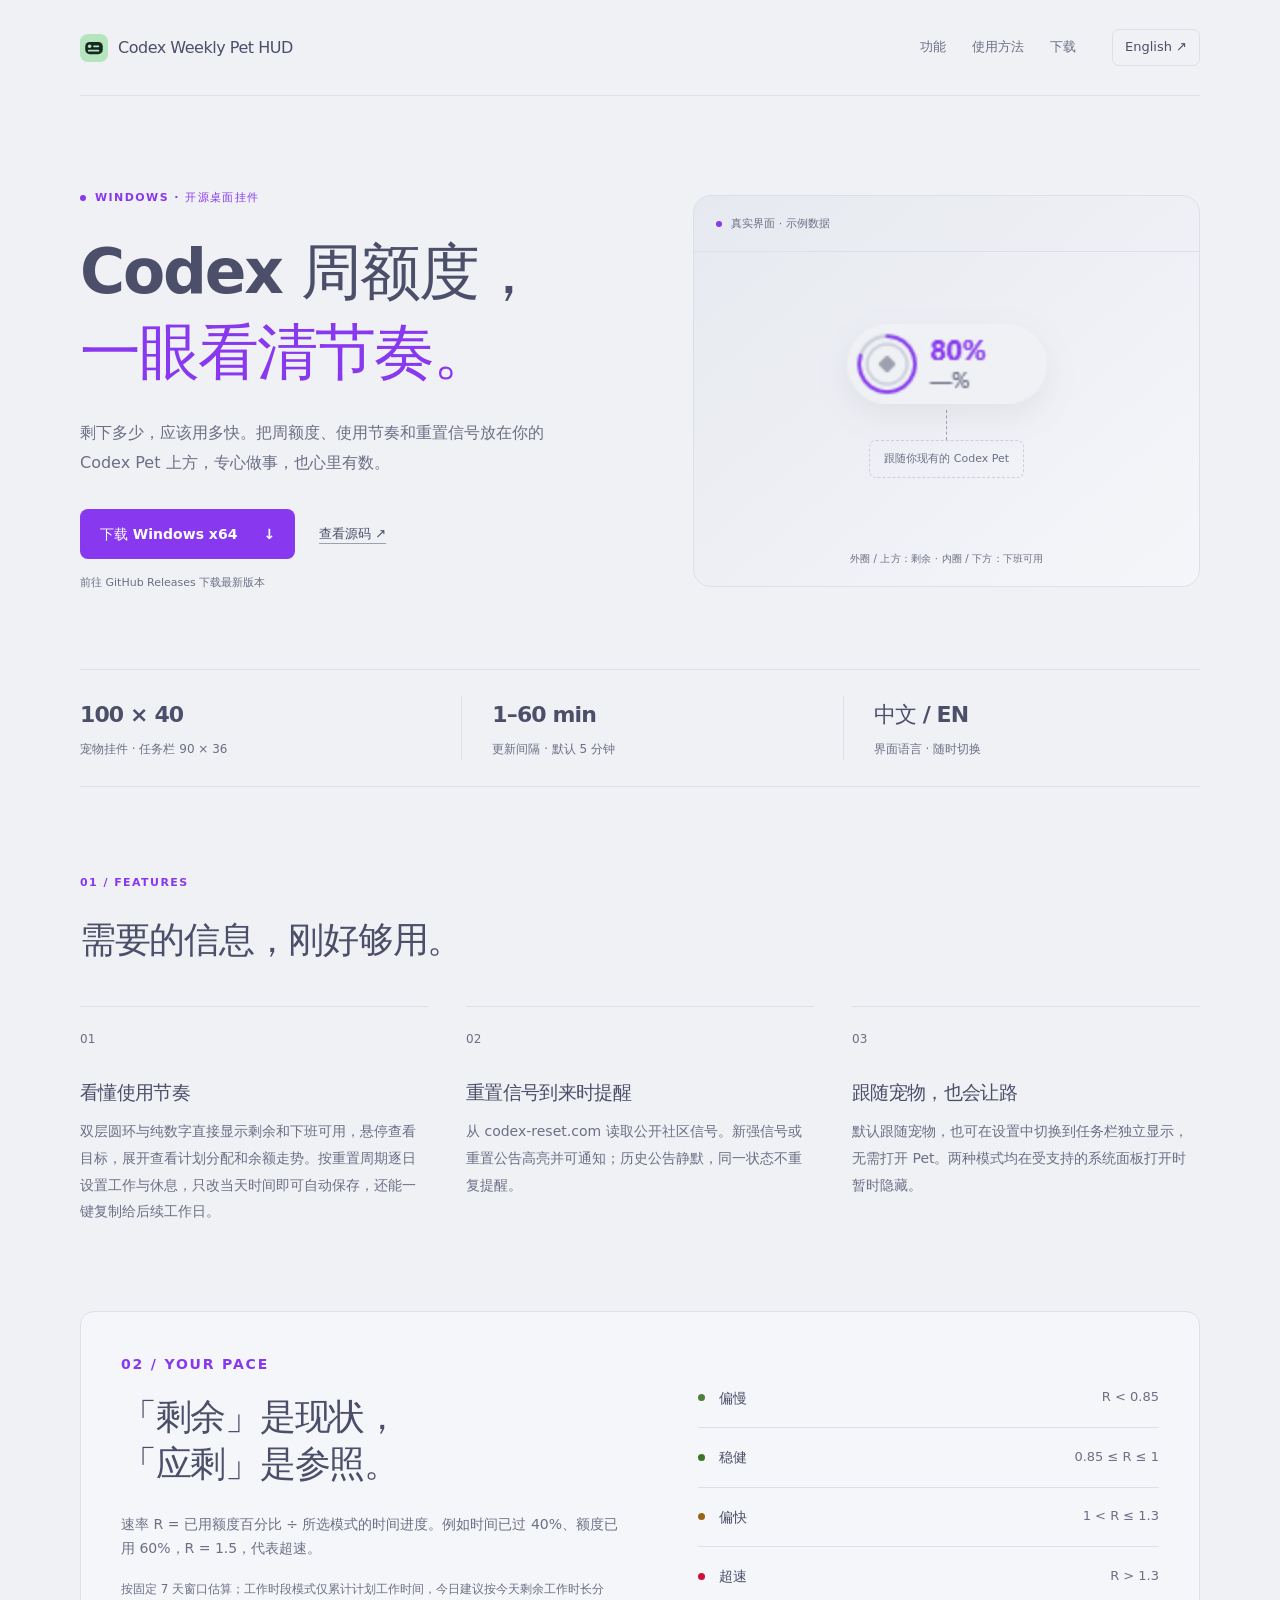
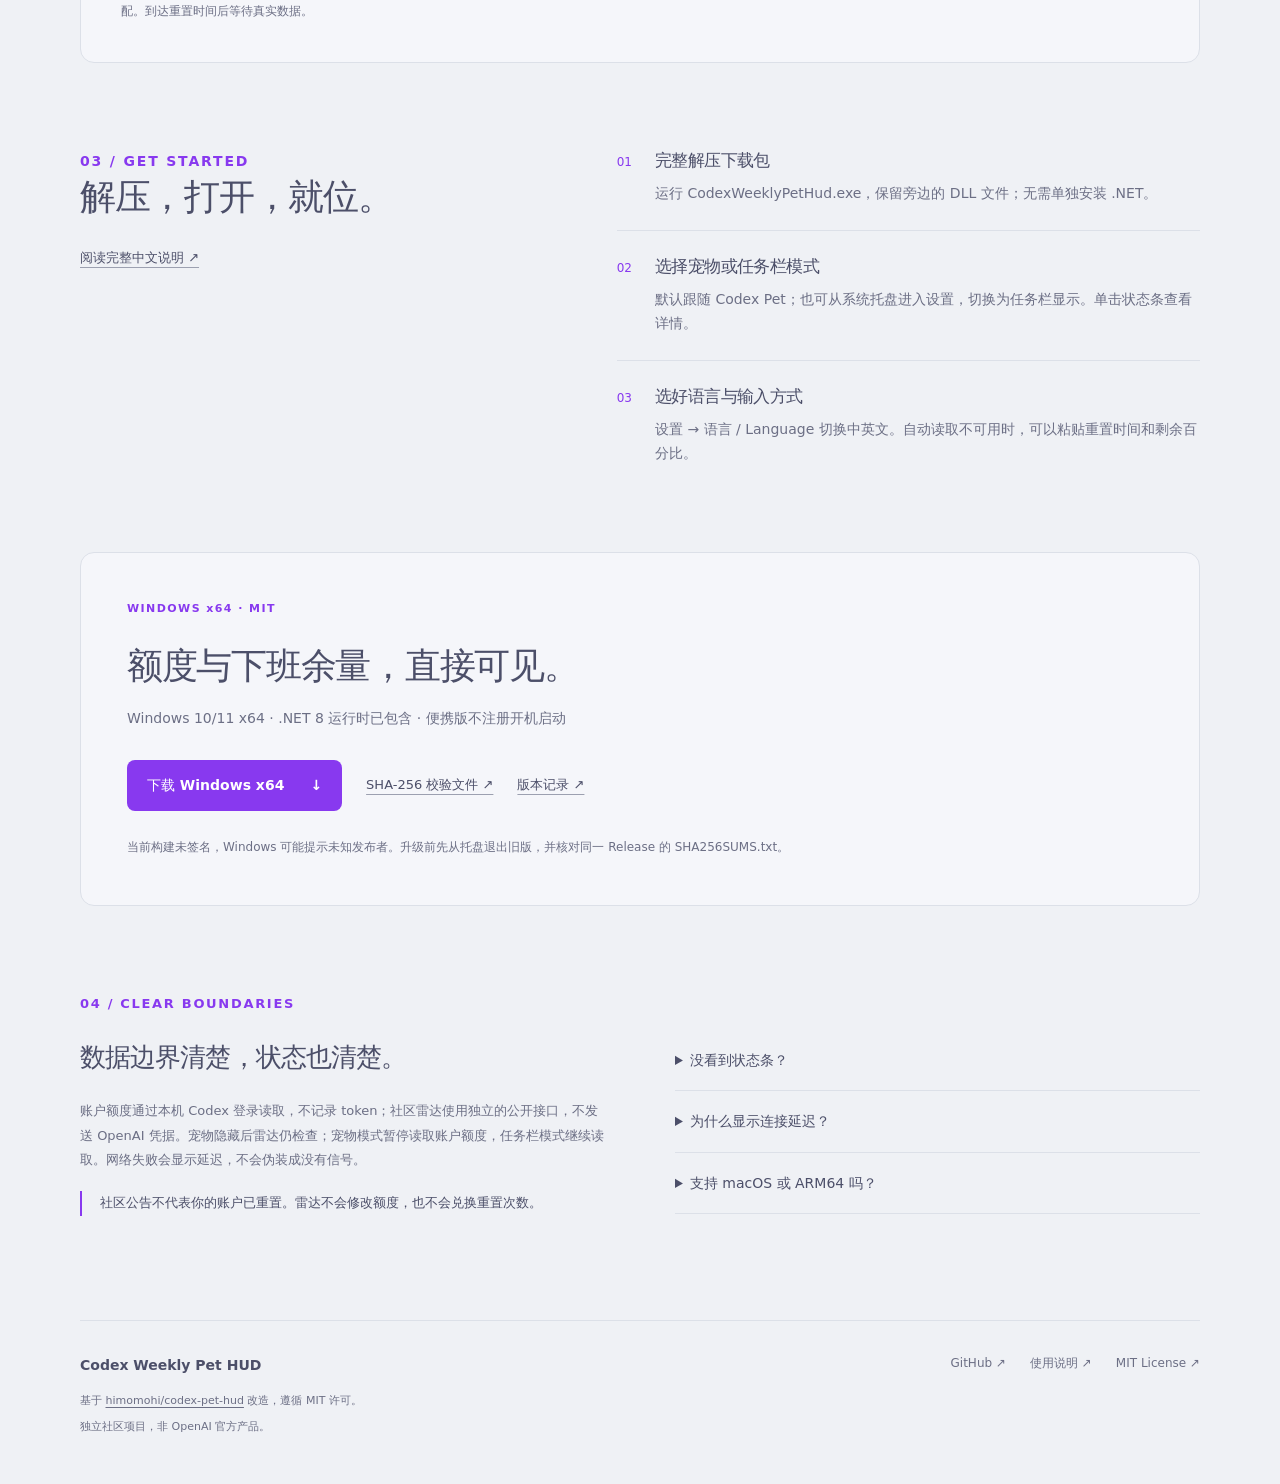
<file: site/index.html>
<!doctype html>
<html lang="zh-CN">
<head>
  <meta charset="utf-8">
  <meta name="viewport" content="width=device-width, initial-scale=1">
  <meta name="theme-color" content="#EFF1F5">
  <title>Codex Weekly Pet HUD · 周额度节奏挂件</title>
  <meta name="description" content="Codex Pet 上方的 Windows 周额度监控挂件。查看剩余额度、使用节奏和每日建议，支持中英文界面、可调刷新与社区重置信号提醒。开源、免费、便携。">
  <meta name="robots" content="index, follow">
  <link rel="canonical" href="https://chenfenghao.github.io/codex-weekly-pet-hud/">
  <link rel="alternate" hreflang="zh-CN" href="https://chenfenghao.github.io/codex-weekly-pet-hud/">
  <link rel="alternate" hreflang="en" href="https://chenfenghao.github.io/codex-weekly-pet-hud/en/">
  <link rel="alternate" hreflang="x-default" href="https://chenfenghao.github.io/codex-weekly-pet-hud/">
  <meta property="og:type" content="website">
  <meta property="og:site_name" content="Codex Weekly Pet HUD">
  <meta property="og:title" content="Codex Weekly Pet HUD · 周额度节奏挂件">
  <meta property="og:description" content="Codex Pet 上方的 Windows 周额度监控挂件。查看剩余额度、使用节奏和每日建议，支持中英文界面、可调刷新与社区重置信号提醒。开源、免费、便携。">
  <meta property="og:url" content="https://chenfenghao.github.io/codex-weekly-pet-hud/">
  <meta property="og:locale" content="zh_CN">
  <meta property="og:image" content="https://chenfenghao.github.io/codex-weekly-pet-hud/assets/images/capsule.png">
  <meta property="og:image:alt" content="外圈 / 上方：剩余 · 内圈 / 下方：下班可用">
  <meta name="twitter:card" content="summary">
  <link rel="icon" type="image/svg+xml" href="assets/icon.svg">
  <link rel="stylesheet" href="assets/site.css">
  <script type="application/ld+json">{"@context": "https://schema.org", "@type": "SoftwareApplication", "name": "Codex Weekly Pet HUD", "url": "https://chenfenghao.github.io/codex-weekly-pet-hud/", "description": "Codex Pet 上方的 Windows 周额度监控挂件。查看剩余额度、使用节奏和每日建议，支持中英文界面、可调刷新与社区重置信号提醒。开源、免费、便携。", "operatingSystem": "Windows 10, Windows 11 (x64)", "applicationCategory": "DeveloperApplication", "inLanguage": ["zh-CN", "en"], "license": "https://github.com/chenfenghao/codex-weekly-pet-hud/blob/main/LICENSE", "downloadUrl": "https://github.com/chenfenghao/codex-weekly-pet-hud/releases/latest", "offers": {"@type": "Offer", "price": "0", "priceCurrency": "USD"}}</script>
  <script src="assets/site.js" defer></script>
</head>
<body>
  <a class="skip" href="#main">跳到正文</a>
  <header class="header wrap">
    <a class="brand" href="./"><img src="assets/icon.svg" width="28" height="28" alt="">Codex Weekly Pet HUD</a>
    <nav aria-label="主导航"><a href="#features">功能</a><a href="#setup">使用方法</a><a href="#download">下载</a></nav>
    <a class="language" href="en/" lang="en" hreflang="en">English ↗</a>
  </header>
  <main id="main">
    <section class="hero wrap">
      <div class="hero-copy"><p class="eyebrow"><span></span>WINDOWS · 开源桌面挂件</p><h1>Codex 周额度，<br><span>一眼看清节奏。</span></h1><p class="intro">剩下多少，应该用多快。把周额度、使用节奏和重置信号放在你的 Codex Pet 上方，专心做事，也心里有数。</p>
        <div class="actions"><a class="button primary" data-download href="https://github.com/chenfenghao/codex-weekly-pet-hud/releases/latest">下载 Windows x64 <span aria-hidden="true">↓</span></a><a class="text-link" href="https://github.com/chenfenghao/codex-weekly-pet-hud">查看源码 ↗</a></div>
        <p class="release-status" data-release-status aria-live="polite">从 GitHub 获取最新稳定版</p>
      </div>
      <figure class="preview"><figcaption><span class="preview-dot"></span>真实界面 · 示例数据</figcaption><div class="preview-inner"><img src="assets/images/capsule.png" width="200" height="80" alt="外圈 / 上方：剩余 · 内圈 / 下方：下班可用"><div class="tether"></div><div class="pet-label">跟随你现有的 Codex Pet</div></div><p class="preview-caption">外圈 / 上方：剩余 · 内圈 / 下方：下班可用</p></figure>
    </section>
    <div class="stats wrap"><div><strong>100 × 40</strong><span>宠物挂件 · 任务栏 90 × 36</span></div><div><strong>1–60 min</strong><span>更新间隔 · 默认 5 分钟</span></div><div><strong>中文 / EN</strong><span>界面语言 · 随时切换</span></div></div>
    <section class="section wrap" id="features"><p class="eyebrow">01 / FEATURES</p><h2>需要的信息，刚好够用。</h2><div class="features"><article><span class="index">01</span><h3>看懂使用节奏</h3><p>双层圆环与纯数字直接显示剩余和下班可用，悬停查看目标，展开查看计划分配和余额走势。按重置周期逐日设置工作与休息，只改当天时间即可自动保存，还能一键复制给后续工作日。</p></article><article><span class="index">02</span><h3>重置信号到来时提醒</h3><p>从 codex-reset.com 读取公开社区信号。新强信号或重置公告高亮并可通知；历史公告静默，同一状态不重复提醒。</p></article><article><span class="index">03</span><h3>跟随宠物，也会让路</h3><p>默认跟随宠物，也可在设置中切换到任务栏独立显示，无需打开 Pet。两种模式均在受支持的系统面板打开时暂时隐藏。</p></article></div></section>
    <section class="pace wrap"><div><p class="eyebrow">02 / YOUR PACE</p><h2>「剩余」是现状，<br>「应剩」是参照。</h2><p>速率 R = 已用额度百分比 ÷ 所选模式的时间进度。例如时间已过 40%、额度已用 60%，R = 1.5，代表超速。</p><p class="small">按固定 7 天窗口估算；工作时段模式仅累计计划工作时间，今日建议按今天剩余工作时长分配。到达重置时间后等待真实数据。</p></div><div class="pace-bands"><div><i></i><strong>偏慢</strong><span>R &lt; 0.85</span></div><div><i></i><strong>稳健</strong><span>0.85 ≤ R ≤ 1</span></div><div><i></i><strong>偏快</strong><span>1 &lt; R ≤ 1.3</span></div><div><i></i><strong>超速</strong><span>R &gt; 1.3</span></div></div></section>
    <section class="section wrap setup" id="setup"><div><p class="eyebrow">03 / GET STARTED</p><h2>解压，打开，就位。</h2><a class="text-link" href="https://github.com/chenfenghao/codex-weekly-pet-hud/blob/main/README.md">阅读完整中文说明 ↗</a></div><ol><li><span>01</span><div><h3>完整解压下载包</h3><p>运行 CodexWeeklyPetHud.exe，保留旁边的 DLL 文件；无需单独安装 .NET。</p></div></li><li><span>02</span><div><h3>选择宠物或任务栏模式</h3><p>默认跟随 Codex Pet；也可从系统托盘进入设置，切换为任务栏显示。单击状态条查看详情。</p></div></li><li><span>03</span><div><h3>选好语言与输入方式</h3><p>设置 → 语言 / Language 切换中英文。自动读取不可用时，可以粘贴重置时间和剩余百分比。</p></div></li></ol></section>
    <section class="download wrap" id="download"><p class="eyebrow">WINDOWS x64 · MIT</p><h2>额度与下班余量，直接可见。</h2><p>Windows 10/11 x64 · .NET 8 运行时已包含 · 便携版不注册开机启动</p><div class="actions"><a class="button primary" data-download href="https://github.com/chenfenghao/codex-weekly-pet-hud/releases/latest">下载 Windows x64 <span aria-hidden="true">↓</span></a><a class="text-link" data-checksum href="https://github.com/chenfenghao/codex-weekly-pet-hud/releases/latest">SHA-256 校验文件 ↗</a><a class="text-link" data-release-link href="https://github.com/chenfenghao/codex-weekly-pet-hud/releases/latest">版本记录 ↗</a></div><p class="small unsigned">当前构建未签名，Windows 可能提示未知发布者。升级前先从托盘退出旧版，并核对同一 Release 的 SHA256SUMS.txt。</p></section>
    <section class="section wrap privacy"><div><p class="eyebrow">04 / CLEAR BOUNDARIES</p><h2>数据边界清楚，状态也清楚。</h2><p>账户额度通过本机 Codex 登录读取，不记录 token；社区雷达使用独立的公开接口，不发送 OpenAI 凭据。宠物隐藏后雷达仍检查；宠物模式暂停读取账户额度，任务栏模式继续读取。网络失败会显示延迟，不会伪装成没有信号。</p><p class="notice">社区公告不代表你的账户已重置。雷达不会修改额度，也不会兑换重置次数。</p></div><div class="faq"><details><summary>没看到状态条？</summary><p>先检查系统托盘，并选择宠物或任务栏模式。系统面板展开时状态条会暂时隐藏。</p></details><details><summary>为什么显示连接延迟？</summary><p>检查网站访问与系统代理。公开雷达接口拒绝原生客户端时，可使用本机已安装的 Python 作为兼容方式；程序不自动安装 Python。</p></details><details><summary>支持 macOS 或 ARM64 吗？</summary><p>此分支目前只发布和验证 Windows x64，其他平台的上游代码保留作参考。</p></details></div></section>
  </main>
  <footer class="wrap"><div><strong>Codex Weekly Pet HUD</strong><p>基于 <a href="https://github.com/himomohi/codex-pet-hud">himomohi/codex-pet-hud</a> 改造，遵循 MIT 许可。</p><p>独立社区项目，非 OpenAI 官方产品。</p></div><div class="footer-links"><a href="https://github.com/chenfenghao/codex-weekly-pet-hud">GitHub ↗</a><a href="https://github.com/chenfenghao/codex-weekly-pet-hud/blob/main/README.md">使用说明 ↗</a><a href="https://github.com/chenfenghao/codex-weekly-pet-hud/blob/main/LICENSE">MIT License ↗</a></div></footer>
</body>
</html>
</file>
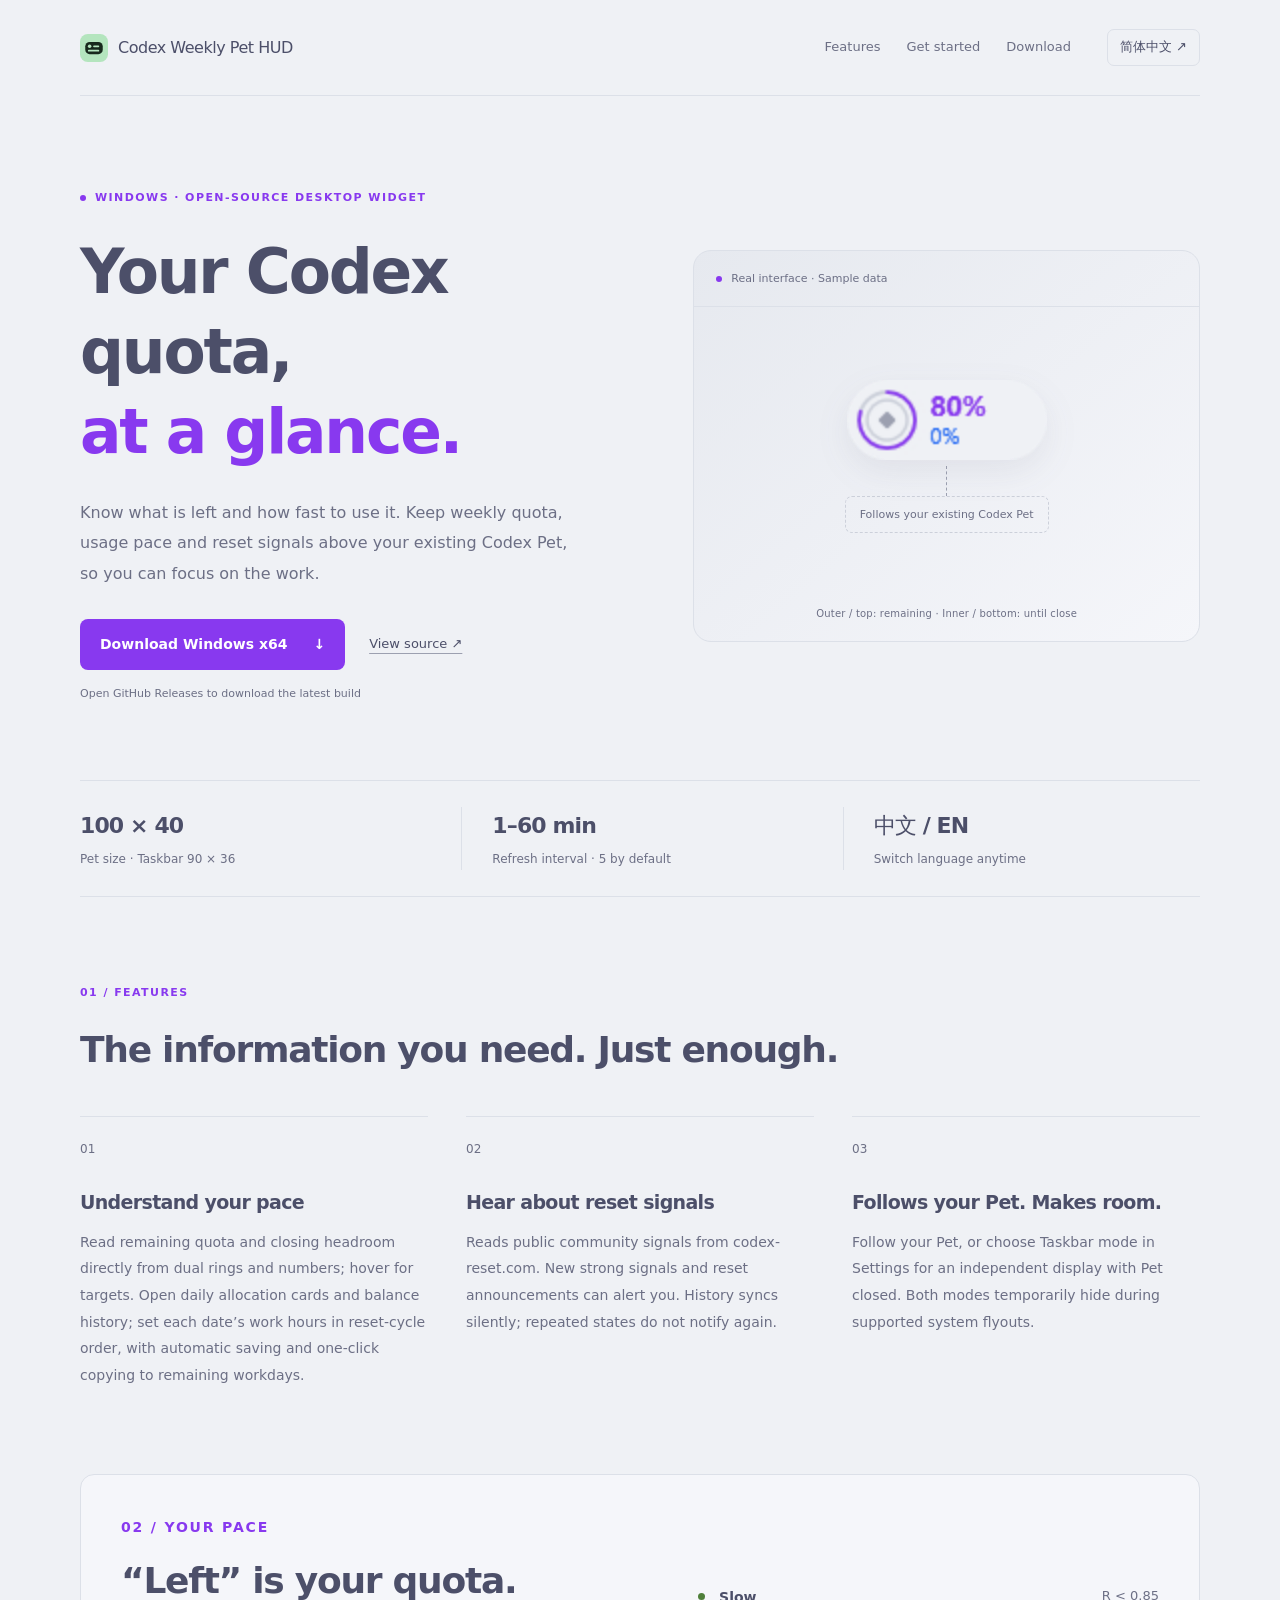
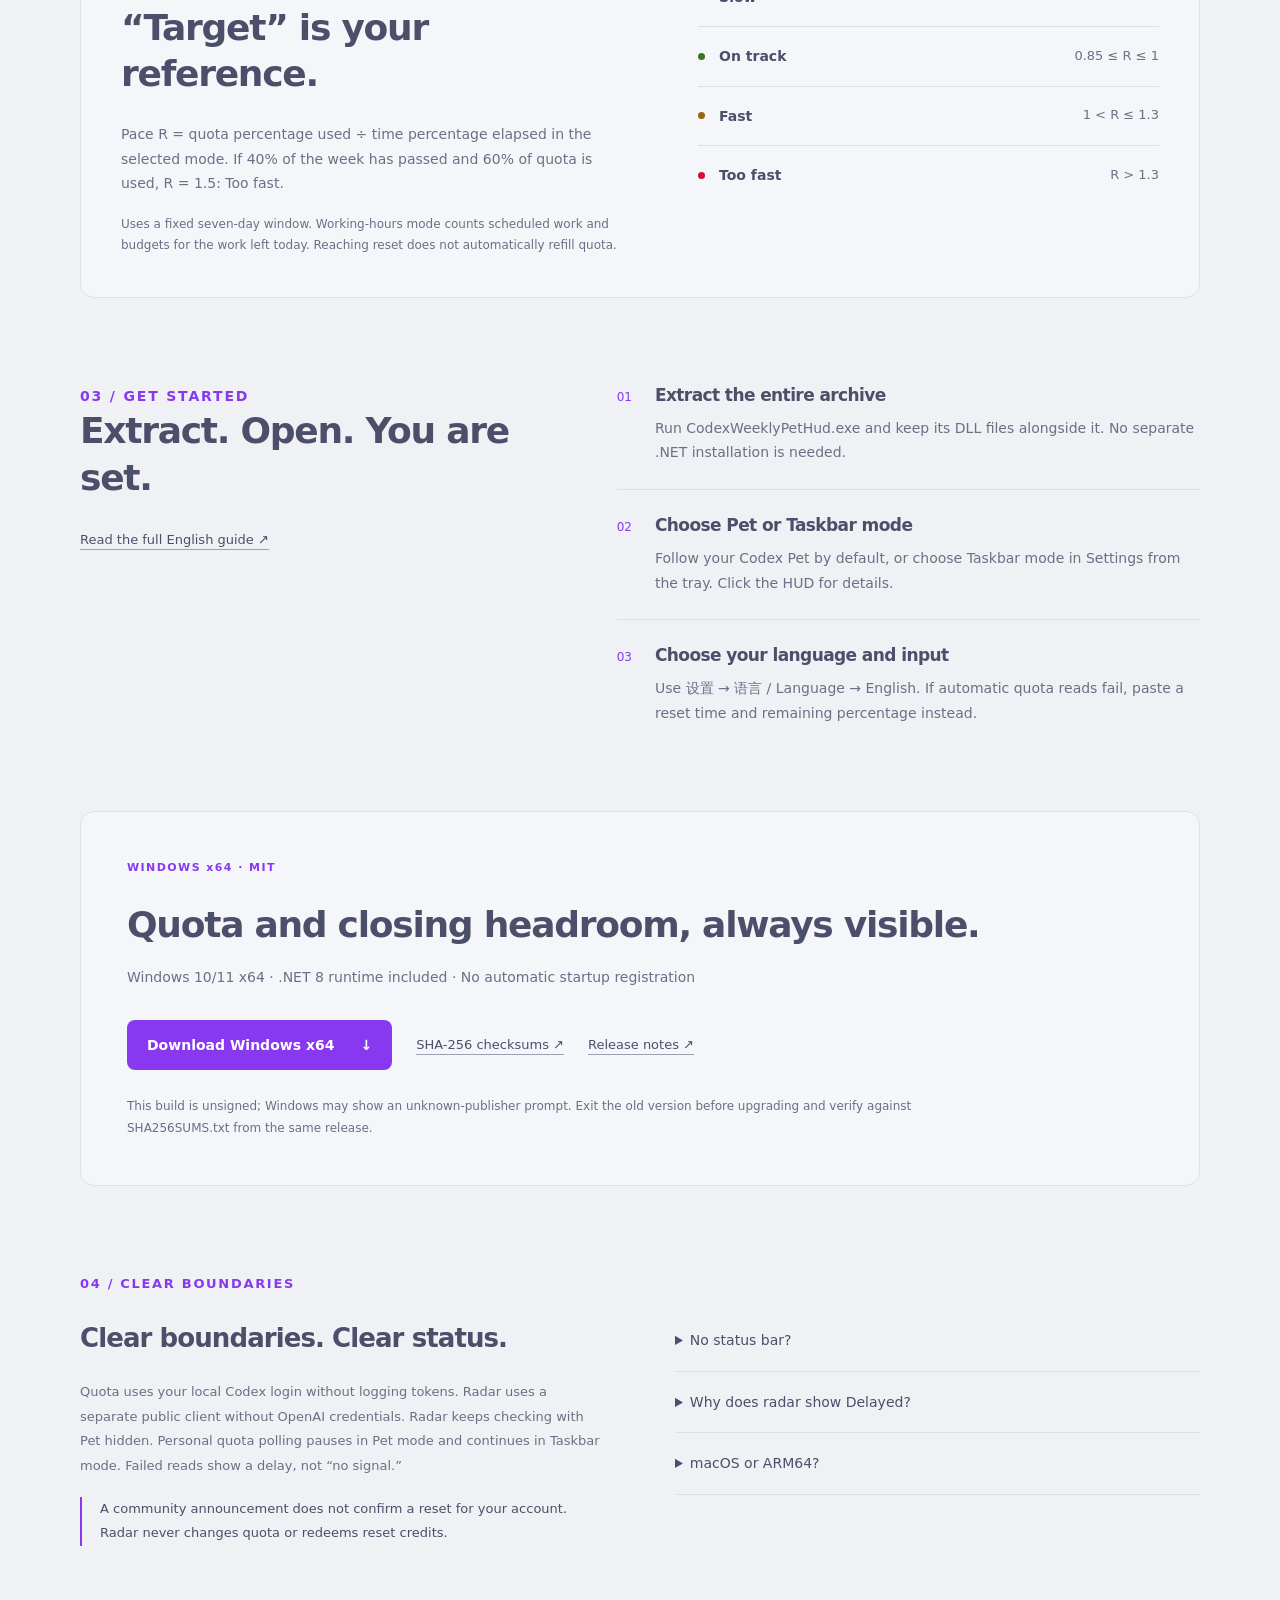
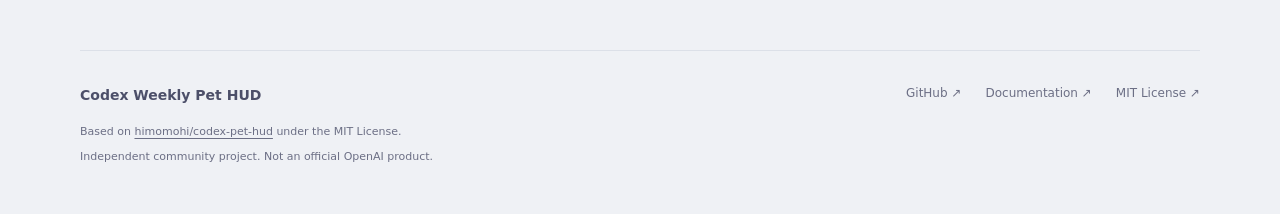
<file: site/en/index.html>
<!doctype html>
<html lang="en">
<head>
  <meta charset="utf-8">
  <meta name="viewport" content="width=device-width, initial-scale=1">
  <meta name="theme-color" content="#EFF1F5">
  <title>Codex Weekly Pet HUD — Windows quota monitor</title>
  <meta name="description" content="A compact Windows quota monitor above your Codex Pet. Track weekly quota, usage pace and daily budget, with Chinese/English UI, adjustable refresh and community reset alerts. Free, open source and portable.">
  <meta name="robots" content="index, follow">
  <link rel="canonical" href="https://chenfenghao.github.io/codex-weekly-pet-hud/en/">
  <link rel="alternate" hreflang="zh-CN" href="https://chenfenghao.github.io/codex-weekly-pet-hud/">
  <link rel="alternate" hreflang="en" href="https://chenfenghao.github.io/codex-weekly-pet-hud/en/">
  <link rel="alternate" hreflang="x-default" href="https://chenfenghao.github.io/codex-weekly-pet-hud/">
  <meta property="og:type" content="website">
  <meta property="og:site_name" content="Codex Weekly Pet HUD">
  <meta property="og:title" content="Codex Weekly Pet HUD — Windows quota monitor">
  <meta property="og:description" content="A compact Windows quota monitor above your Codex Pet. Track weekly quota, usage pace and daily budget, with Chinese/English UI, adjustable refresh and community reset alerts. Free, open source and portable.">
  <meta property="og:url" content="https://chenfenghao.github.io/codex-weekly-pet-hud/en/">
  <meta property="og:locale" content="en_US">
  <meta property="og:image" content="https://chenfenghao.github.io/codex-weekly-pet-hud/assets/images/capsule.en.png">
  <meta property="og:image:alt" content="Outer / top: remaining · Inner / bottom: until close">
  <meta name="twitter:card" content="summary">
  <link rel="icon" type="image/svg+xml" href="../assets/icon.svg">
  <link rel="stylesheet" href="../assets/site.css">
  <script type="application/ld+json">{"@context": "https://schema.org", "@type": "SoftwareApplication", "name": "Codex Weekly Pet HUD", "url": "https://chenfenghao.github.io/codex-weekly-pet-hud/en/", "description": "A compact Windows quota monitor above your Codex Pet. Track weekly quota, usage pace and daily budget, with Chinese/English UI, adjustable refresh and community reset alerts. Free, open source and portable.", "operatingSystem": "Windows 10, Windows 11 (x64)", "applicationCategory": "DeveloperApplication", "inLanguage": ["zh-CN", "en"], "license": "https://github.com/chenfenghao/codex-weekly-pet-hud/blob/main/LICENSE", "downloadUrl": "https://github.com/chenfenghao/codex-weekly-pet-hud/releases/latest", "offers": {"@type": "Offer", "price": "0", "priceCurrency": "USD"}}</script>
  <script src="../assets/site.js" defer></script>
</head>
<body>
  <a class="skip" href="#main">Skip to content</a>
  <header class="header wrap">
    <a class="brand" href="../"><img src="../assets/icon.svg" width="28" height="28" alt="">Codex Weekly Pet HUD</a>
    <nav aria-label="Main navigation"><a href="#features">Features</a><a href="#setup">Get started</a><a href="#download">Download</a></nav>
    <a class="language" href="../" lang="zh-CN" hreflang="zh-CN">简体中文 ↗</a>
  </header>
  <main id="main">
    <section class="hero wrap">
      <div class="hero-copy"><p class="eyebrow"><span></span>WINDOWS · OPEN-SOURCE DESKTOP WIDGET</p><h1>Your Codex quota,<br><span>at a glance.</span></h1><p class="intro">Know what is left and how fast to use it. Keep weekly quota, usage pace and reset signals above your existing Codex Pet, so you can focus on the work.</p>
        <div class="actions"><a class="button primary" data-download href="https://github.com/chenfenghao/codex-weekly-pet-hud/releases/latest">Download Windows x64 <span aria-hidden="true">↓</span></a><a class="text-link" href="https://github.com/chenfenghao/codex-weekly-pet-hud">View source ↗</a></div>
        <p class="release-status" data-release-status aria-live="polite">Get the latest stable build on GitHub</p>
      </div>
      <figure class="preview"><figcaption><span class="preview-dot"></span>Real interface · Sample data</figcaption><div class="preview-inner"><img src="../assets/images/capsule.en.png" width="200" height="80" alt="Outer / top: remaining · Inner / bottom: until close"><div class="tether"></div><div class="pet-label">Follows your existing Codex Pet</div></div><p class="preview-caption">Outer / top: remaining · Inner / bottom: until close</p></figure>
    </section>
    <div class="stats wrap"><div><strong>100 × 40</strong><span>Pet size · Taskbar 90 × 36</span></div><div><strong>1–60 min</strong><span>Refresh interval · 5 by default</span></div><div><strong>中文 / EN</strong><span>Switch language anytime</span></div></div>
    <section class="section wrap" id="features"><p class="eyebrow">01 / FEATURES</p><h2>The information you need. Just enough.</h2><div class="features"><article><span class="index">01</span><h3>Understand your pace</h3><p>Read remaining quota and closing headroom directly from dual rings and numbers; hover for targets. Open daily allocation cards and balance history; set each date’s work hours in reset-cycle order, with automatic saving and one-click copying to remaining workdays.</p></article><article><span class="index">02</span><h3>Hear about reset signals</h3><p>Reads public community signals from codex-reset.com. New strong signals and reset announcements can alert you. History syncs silently; repeated states do not notify again.</p></article><article><span class="index">03</span><h3>Follows your Pet. Makes room.</h3><p>Follow your Pet, or choose Taskbar mode in Settings for an independent display with Pet closed. Both modes temporarily hide during supported system flyouts.</p></article></div></section>
    <section class="pace wrap"><div><p class="eyebrow">02 / YOUR PACE</p><h2>“Left” is your quota.<br>“Target” is your reference.</h2><p>Pace R = quota percentage used ÷ time percentage elapsed in the selected mode. If 40% of the week has passed and 60% of quota is used, R = 1.5: Too fast.</p><p class="small">Uses a fixed seven-day window. Working-hours mode counts scheduled work and budgets for the work left today. Reaching reset does not automatically refill quota.</p></div><div class="pace-bands"><div><i></i><strong>Slow</strong><span>R &lt; 0.85</span></div><div><i></i><strong>On track</strong><span>0.85 ≤ R ≤ 1</span></div><div><i></i><strong>Fast</strong><span>1 &lt; R ≤ 1.3</span></div><div><i></i><strong>Too fast</strong><span>R &gt; 1.3</span></div></div></section>
    <section class="section wrap setup" id="setup"><div><p class="eyebrow">03 / GET STARTED</p><h2>Extract. Open. You are set.</h2><a class="text-link" href="https://github.com/chenfenghao/codex-weekly-pet-hud/blob/main/README.en.md">Read the full English guide ↗</a></div><ol><li><span>01</span><div><h3>Extract the entire archive</h3><p>Run CodexWeeklyPetHud.exe and keep its DLL files alongside it. No separate .NET installation is needed.</p></div></li><li><span>02</span><div><h3>Choose Pet or Taskbar mode</h3><p>Follow your Codex Pet by default, or choose Taskbar mode in Settings from the tray. Click the HUD for details.</p></div></li><li><span>03</span><div><h3>Choose your language and input</h3><p>Use 设置 → 语言 / Language → English. If automatic quota reads fail, paste a reset time and remaining percentage instead.</p></div></li></ol></section>
    <section class="download wrap" id="download"><p class="eyebrow">WINDOWS x64 · MIT</p><h2>Quota and closing headroom, always visible.</h2><p>Windows 10/11 x64 · .NET 8 runtime included · No automatic startup registration</p><div class="actions"><a class="button primary" data-download href="https://github.com/chenfenghao/codex-weekly-pet-hud/releases/latest">Download Windows x64 <span aria-hidden="true">↓</span></a><a class="text-link" data-checksum href="https://github.com/chenfenghao/codex-weekly-pet-hud/releases/latest">SHA-256 checksums ↗</a><a class="text-link" data-release-link href="https://github.com/chenfenghao/codex-weekly-pet-hud/releases/latest">Release notes ↗</a></div><p class="small unsigned">This build is unsigned; Windows may show an unknown-publisher prompt. Exit the old version before upgrading and verify against SHA256SUMS.txt from the same release.</p></section>
    <section class="section wrap privacy"><div><p class="eyebrow">04 / CLEAR BOUNDARIES</p><h2>Clear boundaries. Clear status.</h2><p>Quota uses your local Codex login without logging tokens. Radar uses a separate public client without OpenAI credentials. Radar keeps checking with Pet hidden. Personal quota polling pauses in Pet mode and continues in Taskbar mode. Failed reads show a delay, not “no signal.”</p><p class="notice">A community announcement does not confirm a reset for your account. Radar never changes quota or redeems reset credits.</p></div><div class="faq"><details><summary>No status bar?</summary><p>Check Display mode in tray Settings. Pet mode needs an open Pet; Taskbar mode uses free space on the primary horizontal taskbar without pushing icons aside. System flyouts temporarily hide the HUD.</p></details><details><summary>Why does radar show Delayed?</summary><p>Check site access and your system proxy. If public endpoints reject the native client, an installed Python interpreter can provide a compatibility fallback. The app does not install Python.</p></details><details><summary>macOS or ARM64?</summary><p>This fork currently publishes and verifies Windows x64 only. Other platform code is retained from upstream for reference.</p></details></div></section>
  </main>
  <footer class="wrap"><div><strong>Codex Weekly Pet HUD</strong><p>Based on <a href="https://github.com/himomohi/codex-pet-hud">himomohi/codex-pet-hud</a> under the MIT License.</p><p>Independent community project. Not an official OpenAI product.</p></div><div class="footer-links"><a href="https://github.com/chenfenghao/codex-weekly-pet-hud">GitHub ↗</a><a href="https://github.com/chenfenghao/codex-weekly-pet-hud/blob/main/README.en.md">Documentation ↗</a><a href="https://github.com/chenfenghao/codex-weekly-pet-hud/blob/main/LICENSE">MIT License ↗</a></div></footer>
</body>
</html>
</file>
<file: site/assets/site.css>
:root{color-scheme:light;--bg:#EFF1F5;--surface:#F5F6FA;--line:#DCE0E8;--text:#4C4F69;--muted:#6C6F85;--accent:#8839EF;font-family:Inter,"Segoe UI","Microsoft YaHei",system-ui,sans-serif;font-synthesis:none}
*{box-sizing:border-box}html{scroll-behavior:smooth;scroll-padding-top:30px}body{margin:0;background:var(--bg);color:var(--text);font-size:15px;line-height:1.75}a{color:inherit;text-decoration:none}a:hover{color:var(--accent)}a:focus-visible,summary:focus-visible{outline:2px solid var(--accent);outline-offset:6px}img{display:block;max-width:100%;height:auto}p{margin:0 0 18px;color:var(--muted)}h1,h2,h3{margin:0;font-weight:600;line-height:1.3;letter-spacing:-.035em}h1{font-size:clamp(36px,4.8vw,62px)}h1 span{color:var(--accent)}h2{font-size:clamp(26px,3vw,36px);margin-bottom:24px}h3{font-size:19px;margin-bottom:14px}strong{font-weight:600}.wrap{width:min(1120px,calc(100% - 64px));margin-inline:auto}.small{font-size:13px;line-height:1.8}.skip{position:absolute;left:20px;top:-100px;background:var(--accent);color:var(--bg);padding:12px;z-index:10}.skip:focus{top:12px}
.header{display:flex;align-items:center;gap:36px;min-height:96px;border-bottom:1px solid var(--line)}.brand{display:flex;align-items:center;gap:10px;font-size:16px;letter-spacing:-.03em;white-space:nowrap}.header nav{display:flex;gap:26px;margin-left:auto;color:var(--muted);font-size:13px}.language{font-size:13px;white-space:nowrap;border:1px solid var(--line);padding:6px 12px;border-radius:7px}.hero{display:grid;grid-template-columns:1.1fr 1fr;align-items:center;gap:56px;padding-block:92px 76px}.eyebrow{font-size:11px;letter-spacing:.13em;font-weight:600;color:var(--accent);margin-bottom:25px}.eyebrow>span,.preview-dot{display:inline-block;width:6px;height:6px;border-radius:50%;background:var(--accent);margin-right:9px;vertical-align:middle}.intro{font-size:16px;line-height:1.9;margin-top:26px;max-width:490px}.actions{display:flex;align-items:center;gap:24px;flex-wrap:wrap;margin-top:30px}.button{display:inline-flex;align-items:center;justify-content:center;gap:26px;border-radius:8px;padding:13px 20px;font-size:14px;font-weight:600;transition:background .15s}.primary{background:var(--accent);color:#fff}.primary:hover{background:#782ED8;color:#fff}.text-link{font-size:13px;text-decoration:underline;text-decoration-color:#9CA0B0;text-underline-offset:5px}.release-status{font-size:11px;margin-top:14px;margin-bottom:0;min-height:20px}.preview{margin:0;border:1px solid var(--line);border-radius:18px;background:linear-gradient(140deg,#E6E9EF,#F5F6FA);overflow:hidden}.preview figcaption{padding:18px 22px;border-bottom:1px solid var(--line);font-size:11px;color:var(--muted)}.preview-inner{min-height:298px;display:flex;flex-direction:column;align-items:center;justify-content:center;padding:30px 26px}.preview-inner img{width:200px;border-radius:20px;filter:drop-shadow(0 12px 16px #4C4F6914)}.tether{height:30px;border-left:1px dashed #9CA0B0;margin-top:6px}.pet-label{padding:8px 14px;border:1px dashed #CCD0DA;border-radius:7px;font-size:11px;color:var(--muted)}.preview-caption{font-size:10px;letter-spacing:.02em;text-align:center;padding:0 15px 18px;margin:0}.stats{display:grid;grid-template-columns:repeat(3,1fr);border-block:1px solid var(--line);padding-block:26px;gap:24px}.stats>div{display:flex;flex-direction:column;border-left:1px solid var(--line);padding-left:30px}.stats>div:first-child{padding-left:0;border:0}.stats strong{font-size:22px;letter-spacing:-.04em}.stats span{font-size:12px;color:var(--muted);margin-top:4px}
.section{padding-block:86px}.features{display:grid;grid-template-columns:repeat(3,1fr);gap:38px;margin-top:42px}.features article{border-top:1px solid var(--line);padding-top:22px}.index{display:block;color:#6C6F85;font-size:12px;margin-bottom:30px}.features p{font-size:14px;line-height:1.9;margin:0}.pace{display:grid;grid-template-columns:1.1fr 1fr;gap:70px;background:var(--surface);padding:40px;border:1px solid var(--line);border-radius:14px}.pace .eyebrow{margin-bottom:18px}.pace p{font-size:14px}.pace .small{font-size:12px;margin-bottom:0}.pace-bands{display:flex;flex-direction:column;justify-content:center}.pace-bands>div{display:flex;align-items:center;gap:14px;padding:17px 0;border-bottom:1px solid var(--line)}.pace-bands>div:last-child{border:0}.pace-bands i{width:7px;height:7px;background:#4F7F3A;border-radius:50%;flex-shrink:0}.pace-bands>div:nth-child(2) i{background:#3B7523}.pace-bands>div:nth-child(3) i{background:#996515}.pace-bands>div:nth-child(4) i{background:#D20F39}.pace-bands strong{font-size:14px}.pace-bands span{margin-left:auto;color:var(--muted);font-size:13px}.setup{display:grid;grid-template-columns:1fr 1.25fr;gap:70px}.setup ol{list-style:none;padding:0;margin:0}.setup li{display:flex;gap:23px;border-bottom:1px solid var(--line);padding:24px 0}.setup li:first-child{padding-top:0}.setup li:last-child{border:0;padding-bottom:0}.setup li>span{color:var(--accent);font-size:12px;padding-top:3px}.setup h3{font-size:17px;margin-bottom:10px}.setup p{font-size:14px;margin:0}.download{padding:46px;background:var(--surface);border:1px solid #DCE0E8;border-radius:14px}.download h2{margin-bottom:16px}.download>p{font-size:14px}.download .eyebrow{font-size:11px}.download .unsigned{font-size:12px;max-width:800px;margin-top:26px;margin-bottom:0}.privacy{display:grid;grid-template-columns:1fr 1fr;gap:70px}.privacy h2{font-size:26px}.privacy p{font-size:13px;line-height:1.9}.notice{padding-left:18px;border-left:2px solid #8839EF;color:#4C4F69}.faq{padding-top:38px}details{border-bottom:1px solid var(--line);padding-block:18px}summary{cursor:pointer;font-size:14px;padding-right:12px}details p{margin:15px 0 0}footer{display:flex;justify-content:space-between;gap:30px;border-top:1px solid var(--line);padding-block:32px 42px;font-size:12px}footer strong{display:block;margin-bottom:14px;font-size:14px}footer p{margin-bottom:6px;font-size:11px}footer p a{text-decoration:underline;text-underline-offset:3px}.footer-links{display:flex;gap:24px;align-items:flex-start;color:var(--muted);flex-wrap:wrap}
@media(min-width:1500px){.hero{padding-block:112px 96px}}
@media(max-width:900px){.header{gap:20px}.header nav{gap:16px}.hero{gap:30px;padding-block:64px}.preview-inner{padding:28px 18px;min-height:260px}.preview-inner img{border-radius:16px}.pace,.setup,.privacy{gap:36px}.features{gap:24px}.pace{padding:30px}.footer-links{gap:16px}}
@media(max-width:700px){.wrap{width:calc(100% - 40px)}.header{min-height:78px;justify-content:space-between;gap:10px}.brand{font-size:13px;gap:7px}.brand img{width:24px}.header nav{display:none}.language{padding:5px 9px;font-size:11px}.hero{grid-template-columns:1fr;padding-block:46px 38px;gap:36px}h1{font-size:42px}.intro{font-size:15px;margin-top:22px}.eyebrow{font-size:10px;margin-bottom:20px}.actions{gap:20px;margin-top:24px}.button{font-size:13px;gap:18px}.preview-inner{min-height:270px;padding:26px 24px}.preview-inner img{width:200px;border-radius:20px}.stats{gap:12px;padding-block:22px}.stats>div{padding-left:12px}.stats strong{font-size:18px}.stats span{font-size:10px;line-height:1.7}.section{padding-block:54px}.features{grid-template-columns:1fr;gap:25px;margin-top:30px}.index{margin-bottom:14px}.features h3{font-size:18px}.pace,.setup,.privacy{grid-template-columns:1fr;gap:30px}.pace{padding:25px}.pace-bands>div{padding:13px 0}.setup li{gap:18px}.download{padding:26px}.download .actions{gap:18px}.download h2{font-size:27px}.privacy{gap:10px}.faq{padding-top:0}footer{flex-direction:column;gap:20px;padding-block:26px 36px}.footer-links{gap:22px}}
@media(prefers-reduced-motion:reduce){html{scroll-behavior:auto}.button{transition:none}}
</file>
